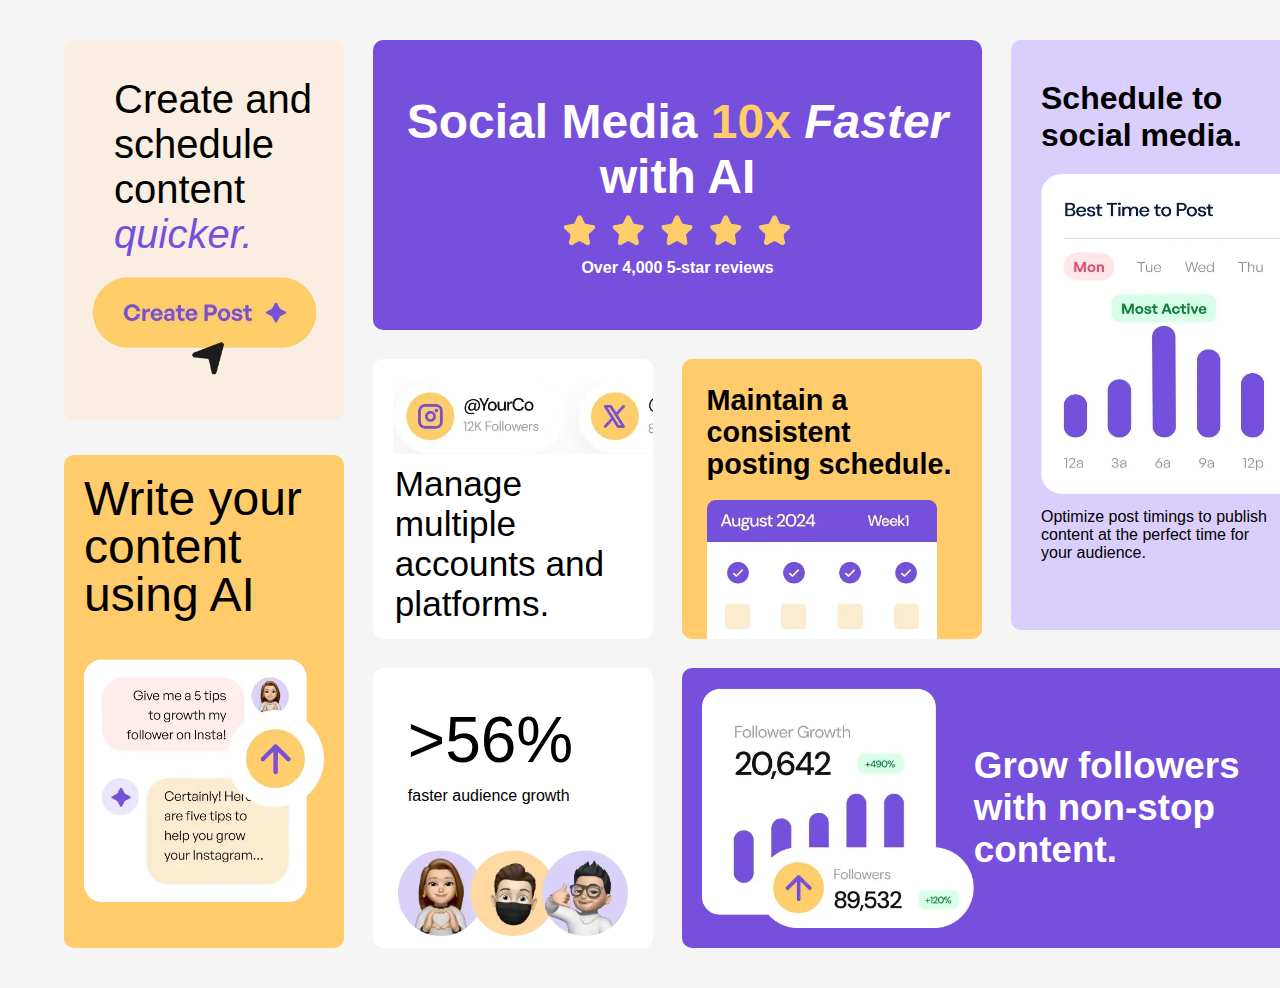
<file: index.html>
<!DOCTYPE html>
<html lang="en">
 
<head>
  <meta charset="UTF-8">
  <meta name="viewport" content="width=device-width, initial-scale=1">
  <title>Bento Grid</title>
  <link rel="stylesheet" href="style.css">
  <link rel="stylesheet" href="style1.css">
  <link rel="stylesheet" href="style2.css">
</head>

<body>
  <div class="container">
    <div class="box box1" style=" grid-area: box-1">
      <div> Create and schedule content <span style="color:hsl(256, 67%, 59%)"><i>quicker.</i></span></div>
      <img src="assets\images\illustration-create-post.webp" alt="">
    </div>
    <div class="box box2" style=" grid-area: box-2">
      <div>Social Media <span style="color:hsl(39, 100%, 71%)"> 10x</span> <i>Faster</i> with AI </div>
      <img src="assets\images\illustration-five-stars.webp" alt="">
      <div>Over 4,000 5-star reviews</div>
    </div>
    <div class="box box3" style=" grid-area: box-3">
      <div>Schedule to social media.</div>
      <img src="assets\images\illustration-schedule-posts.webp" alt="">
      <div>Optimize post timings to publish content at the perfect time for your audience.</div>
    </div>
    <div class="box box4" style=" grid-area: box-4">
      <img src="assets\images\illustration-multiple-platforms.webp" alt="">
      <div>Manage multiple accounts and platforms.</div>
    </div>
    <div class="box box5" style=" grid-area: box-5">
      <div>Maintain a consistent posting schedule.</div>
      <img src="assets\images\illustration-consistent-schedule.webp" alt="">
    </div>
    <div class="box box6" style=" grid-area: box-6">
      <div>Write your content using AI</div>
      <img src="assets\images\illustration-ai-content.webp" alt="">
    </div>
    <div class="box box7" style=" grid-area: box-7">
      <div>>56%</div>
      <div>faster audience growth</div>
      <img src="assets\images\illustration-audience-growth.webp" alt="">
    </div>
    <div class="box box8" style=" grid-area: box-8">
      <img src="assets\images\illustration-grow-followers.webp" alt="">
    <div>Grow followers with non-stop content.</div>
    </div>
  </div>
</body>

</html>
</file>
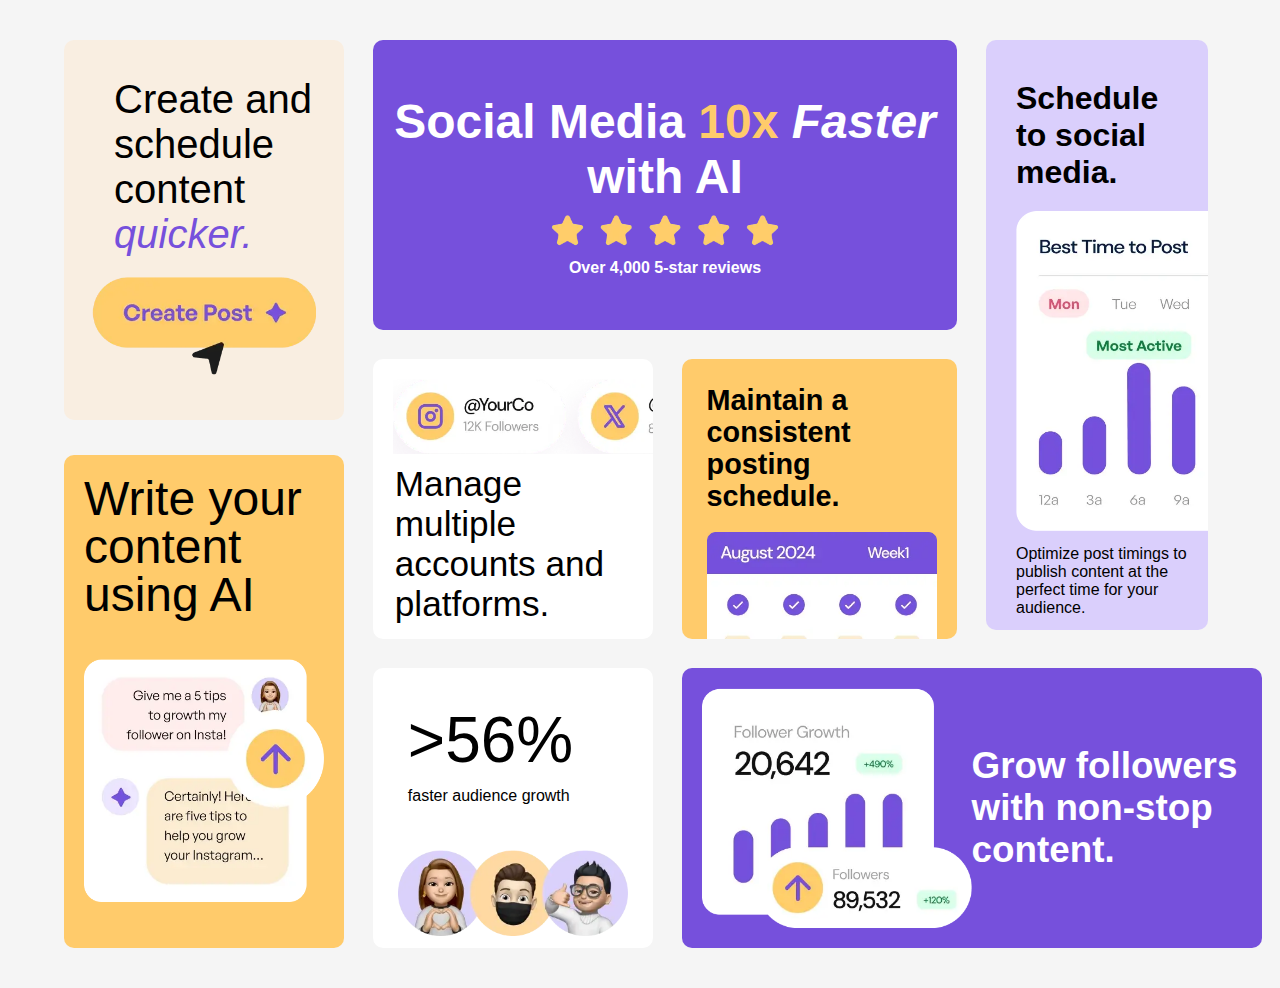
<file: bento-grid-main/index.html>
<!DOCTYPE html>
<html lang="en">

<head>
  <meta charset="UTF-8">
  <meta name="viewport" content="width=device-width, initial-scale=1">
  <title>Bento Grid</title>
  <link rel="stylesheet" href="style.css">
  <link rel="stylesheet" href="style1.css">
  <link rel="stylesheet" href="style2.css">
</head>

<body>
  <div class="container">
    <div class="box box1" style=" grid-area: box-1">
      <div> Create and schedule content <span style="color:hsl(256, 67%, 59%)"><i>quicker.</i></span></div>
      <img src="assets\images\illustration-create-post.webp" alt="">
    </div>
    <div class="box box2" style=" grid-area: box-2">
      <div>Social Media <span style="color:hsl(39, 100%, 71%)"> 10x</span> <i>Faster</i> with AI </div>
      <img src="assets\images\illustration-five-stars.webp" alt="">
      <div>Over 4,000 5-star reviews</div>
    </div>
    <div class="box box3" style=" grid-area: box-3">
      <div>Schedule to social media.</div>
      <img src="assets\images\illustration-schedule-posts.webp" alt="">
      <div>Optimize post timings to publish content at the perfect time for your audience.</div>
    </div>
    <div class="box box4" style=" grid-area: box-4">
      <img src="assets\images\illustration-multiple-platforms.webp" alt="">
      <div>Manage multiple accounts and platforms.</div>
    </div>
    <div class="box box5" style=" grid-area: box-5">
      <div>Maintain a consistent posting schedule.</div>
      <img src="assets\images\illustration-consistent-schedule.webp" alt="">
    </div>
    <div class="box box6" style=" grid-area: box-6">
      <div>Write your content using AI</div>
      <img src="assets\images\illustration-ai-content.webp" alt="">
    </div>
    <div class="box box7" style=" grid-area: box-7">
      <div>>56%</div>
      <div>faster audience growth</div>
      <img src="assets\images\illustration-audience-growth.webp" alt="">
    </div>
    <div class="box box8" style=" grid-area: box-8">
      <img src="assets\images\illustration-grow-followers.webp" alt="">
    <div>Grow followers with non-stop content.</div>
    </div>
  </div>
</body>

</html>
</file>
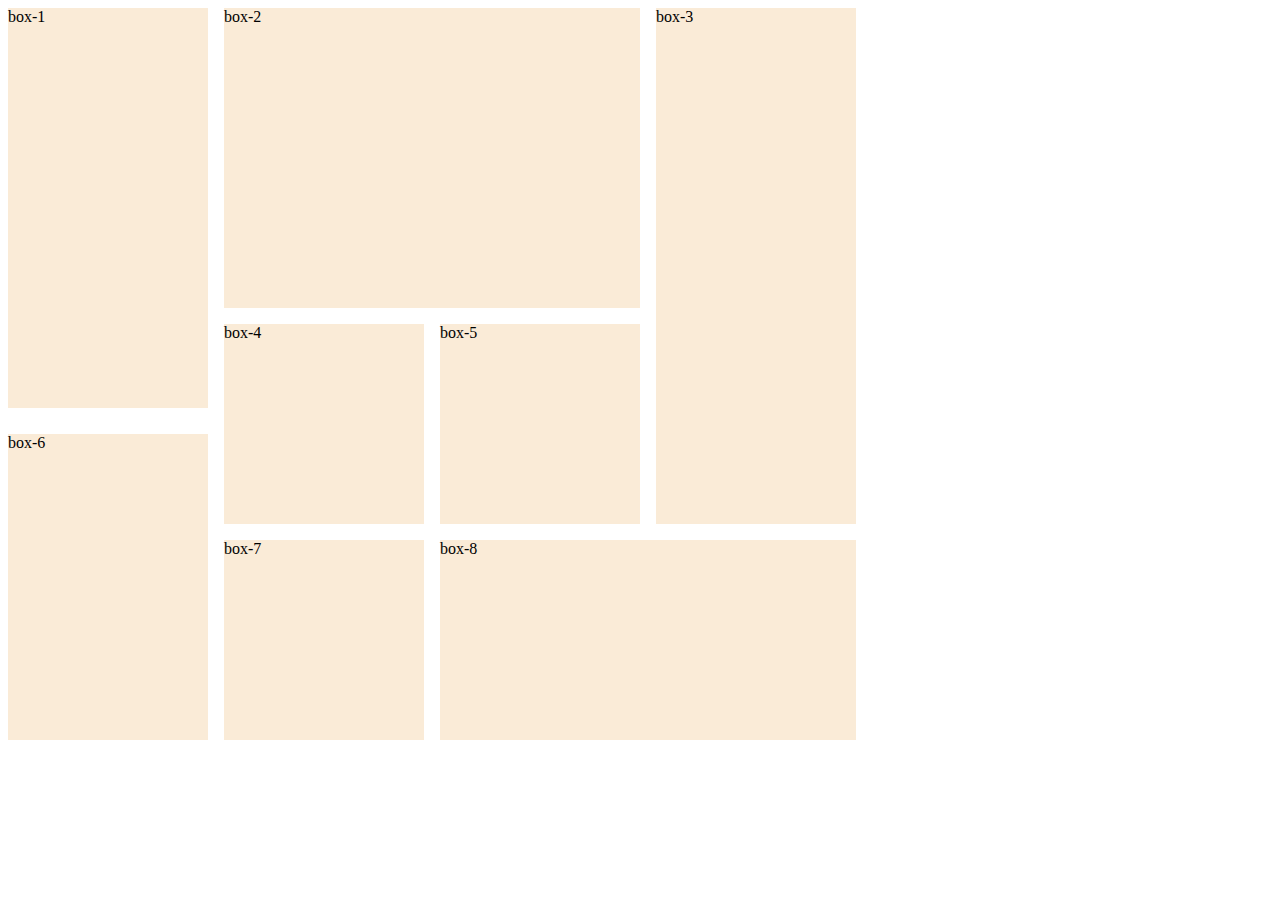
<file: ruff.htm>
<!DOCTYPE html>
<html lang="en">

<head>
  <meta charset="UTF-8">
  <meta name="viewport" content="width=device-width, initial-scale=1">
  <title>Social Media Grid</title>
  <link rel="stylesheet" href="ruff.css">
</head>

<body>
  <div class="container">
    <div class="box box1" style=" grid-area: box-1">box-1</div>
    <div class="box" style=" grid-area: box-2">box-2</div>
    <div class="box" style=" grid-area: box-3">box-3</div>
    <div class="box" style=" grid-area: box-4">box-4</div>
    <div class="box" style=" grid-area: box-5">box-5</div>
    <div class="box box6" style=" grid-area: box-6">box-6</div>
    <div class="box" style=" grid-area: box-7">box-7</div>
    <div class="box" style=" grid-area: box-8">box-8</div>
  </div>
</body>

</html>
</file>
<file: style.css>
* {
    margin: 0;
    padding: 0;
    box-sizing: border-box;
}

body {
    margin: 0 auto;
    padding: 0;
    width: 90%;
    margin-top: 40px;
    margin-bottom: 40px;
    font-family: 'Manrope', sans-serif;
    background-color: whitesmoke;
}

.container {
    display: grid;
    grid-template-columns: repeat(4, 1fr);
    grid-template-rows: 290px 280px 280px;
    gap: 1.8rem;
    grid-template-areas:
        "box-1 box-2 box-2 box-3"
        "box-6 box-4 box-5 box-3"
        "box-6 box-7 box-8 box-8";
}

.box {
    border-radius: 10px;
    padding: 20px;
}

.box img {
    width: 90%;
    height: auto;
}

.box1 {
    height: 380px;
    font-size: 2.5rem;
    display: flex;
    flex-direction: column;
    justify-content: center;
    align-items: center;
    align-content: center;
    background-color: hsl(31, 66%, 93%);
}

.box1 div {
    margin-left: 30px;
    text-align: left;
}

.box1 img {
    width: 14rem;
    margin-top: 20px;
}

.box2 {
    background-color: hsl(256, 67%, 59%);
    color: white;
    align-content: center;
    font-weight: bold;
}

.box2 img {
    width: 250px;
    display: block;
    margin: 0 auto;
    padding: 8px;
}

.box2 div {
    text-align: center;
}

.box2 div:first-child {
    font-size: 3rem;
}

.box3 {
    background-color: hsl(254, 88%, 90%);
    justify-content: center;
    padding-left: 30px;
    height: 590px;
    width: 280px;
    overflow: hidden;
}

.box3 div:first-child {
    font-size: 2rem;
    font-weight: bold;
    margin-top: 20px;
}

.box3 img {
    margin-top: 20px;
    height: 320px;
    width: 380px;
}

.box3 div:not(:first-child) {
    margin-top: 10px;
    font-size: 1rem;
}

.box4 {
    background-color: white;
    font-size: 2.2rem;
    line-height: 2.5rem;
    width: 280;
    overflow: hidden;
}

.box4 div {
    padding: 2px;
}

.box4 img {
    width: 355px;
}

.box5 {
    background-color: hsl(39, 100%, 71%);
    width: 280;
    overflow: hidden;
    font-size: 1.8rem;
    font-weight: 700;
    line-height: 2rem;
    padding: 25px;
}

.box5 img {
    margin-top: 20px;
    width: 230px;
}

.box6 {
    background-color: hsl(39, 100%, 71%);
    margin-top: 6rem;
}

.box6 div {
    font-size: 3rem;
    line-height: 3rem;
}

.box6 img {
    width: 240px;
    display: block;
    margin: 0 auto;
    margin-top: 40px;
}

.box7 {
    background-color: white;
    justify-content: flex-start;
    padding: 25px;
}

.box7 div {
    margin-top: 10px;
    margin-left: 10px;
}

.box7 div:first-child {
    font-size: 4rem;
    font-weight: 500;
}

.box7 img {
    margin-top: 45px;
    width: 230px;
}

.box8 {
    background-color: hsl(256, 67%, 59%);
    width: 630px;
    overflow: hidden;
    display: flex;
    padding: 20px;
    justify-content: center;
    align-items: center;
}

.box8 img {
    width: 50%;
    height: 240px;
}

.box8 div {
    color: white;
    font-size: 2.3rem;
    font-weight: bold;
}
</file>
<file: style1.css>
@media(max-width:768px) {
    body {
        margin: 0 auto;
        padding: 0;
        width: 90%;
        margin-top: 40px;
        margin-bottom: 20px;
        font-family: 'Manrope', sans-serif;
        background-color: whitesmoke;
    }
}

@media(max-width:768px) {
    .container {
        grid-template-columns: repeat(auto-fit, 1fr);
        grid-template-rows: 220px 280px 280px 240px;
        gap: 1.8rem;
        grid-template-areas:
            "box-6 box-3 box-4"
            "box-6 box-3 box-5"
            "box-2 box-2 box-1"
            "box-8 box-8 box-7";
    }
}

@media(max-width:768px) {
    .box1 {
        height: auto;
        font-size: 1.6rem;
        align-items: start;
        background-color: hsl(31, 66%, 93%);
        width: 85%;
    }

    .box1 img {
        width: 90%;
        margin-top: 15px;
    }
}

@media(max-width:768px) {
    .box2 {
        background-color: hsl(256, 67%, 59%);
        color: white;
        align-content: center;
        font-weight: bold;
    }

    .box2 img {
        width: 160px;
        display: block;
        margin: 0 auto;
    }

    .box2 div:first-child {
        font-size: 3rem;
    }
}

@media(max-width:768px) {
    .box3 {
        background-color: hsl(254, 88%, 90%);
        height: auto;
        width: auto;
        overflow: hidden;
        padding: 30px 10px;
    }

    .box3 div:first-child {
        font-size: 2.2rem;
        font-weight: bold;
        margin-bottom: 30px;
        text-align: center;
    }

    .box3 img {
        height: auto;
        display: block;
        width: 100%;
        margin: 0 auto;
        margin-bottom: 30px;
    }

    .box3 div:not(:first-child) {
        margin-top: 10px;
        text-align: center;
        font-size: 1rem;
    }
}

@media(max-width:768px) {
    .box4 {
        background-color: white;
        width: 90%;
        height: 245px;
        overflow: hidden;

    }

    .box4 img {
        width: 100%;
    }

    .box4 div {
        line-height: 2rem;
        font-size: 2rem;
    }
}

@media(max-width:768px) {
    .box5 {
        background-color: hsl(39, 100%, 71%);
        width: 85%;
        height: auto;
        overflow: hidden;
        font-size: 1.8rem;
        line-height: 2rem;
        margin-top: 20px;
        align-items: start;
    }

    .box5 img {
        margin-top: 20px;
        width: 100%;
    }
}


@media(max-width:768px) {
    .box6 {
        background-color: hsl(39, 100%, 71%);
        padding: 20px;
        align-items: start;
        height: auto;
        margin-top: 0;
        align-items: start;

    }

    .box6 div {
        font-size: 2.5rem;
        font-weight: 600;
        line-height: 2.9rem;
    }
}


@media(max-width:768px) {
    .box7 img {
        width: 100%;
        margin-top: 15px;
    }
}


@media(max-width:768px) {
    .box8 {
        background-color: hsl(256, 67%, 59%);
        height: auto;

        overflow: hidden;
        display: flex;

        justify-content: center;
        align-items: center;
    }

    .box8 img {
        width: 50%;
        height: auto;
        width: 40%;
    }

    .box8 div {
        color: white;
        font-size: 2rem;
        font-weight: bold;
    }
}
</file>
<file: style2.css>
@media(max-width:480px) {
    body {
        margin: 0 auto;
        padding: 0;
        width: 90%;
        margin-top: 20px;
        margin-bottom: 20px;
    }
}

@media(max-width:480px) {
    .container {
        grid-template-columns: 1fr;
        grid-template-rows: auto;
        gap: 2.5rem;
        grid-template-areas:
            "box-2"
            "box-4"
            "box-5"
            "box-3"
            "box-8"
            "box-7"
            "box-1"
            "box-6";
    }
}

@media(max-width:480px) {
    .box {
        width: 100%;
    }
}

@media(max-width:480px) {
    .box1 {
        height: auto;
        width: 98%;
        font-size: 3rem;
        align-items: start;
        background-color: hsl(31, 66%, 93%);
        padding: 13px;
    }

    .box1 img {
        width: auto;
        margin-top: 20px;
    }
}

@media(max-width:480px) {
    .box2 {
        padding: 25px 15px;
        width: 95%;
        height: auto;
    }
}

@media(max-width:480px) {
    .box3 {
        background-color: hsl(254, 88%, 90%);
        height: auto;
        width: 97%;
        overflow: hidden;
        padding: 30px 10px;

    }

    .box3 div:first-child {
        font-size: 2.2rem;
        font-weight: bold;
        margin-bottom: 30px;
        text-align: center;
    }

    .box3 img {
        height: auto;
        display: block;
        width: 80%;
        margin: 0 auto;
        margin-bottom: 30px;
    }

    .box3 div:not(:first-child) {
        margin-top: 20px;
        text-align: center;
        font-size: 1.3rem;
    }
}

@media(max-width:480px) {
    .box4 {
        background-color: white;
        width: 93%;
        height: auto;
        overflow: hidden;
    }

    .box4 img {
        width: 90%;
    }

    .box4 div {
        padding: 8px;
        font-weight: 600;
        line-height: 2rem;
        font-size: 2.2rem;
    }
}

@media(max-width:480px) {
    .box5 {
        background-color: hsl(39, 100%, 71%);
        width: 90%;
        height: auto;
        overflow: hidden;
        font-size: 2.2rem;
        font-weight: 700;
        line-height: 2rem;
        padding: 25px;
        align-items: start;
    }

    .box5 img {
        margin-top: 30px;
        width: auto;
    }
}

@media(max-width:480px) {
    .box6 {
        background-color: hsl(39, 100%, 71%);
        width: 92%;
        padding: 25px;
        align-items: start;
        height: auto;
        margin-top: 0;
        align-items: start;
    }

    .box6 div {
        font-size: 2.8rem;
        font-weight: 600;
        line-height: 2.9rem;
    }

    .box6 img {
        width: 80%;
        margin-top: 20px;
    }
}

@media(max-width:480px) {
    .box7 {
        background-color: white;
        justify-content: flex-start;
        font-weight: 500;
        padding: 25px;
        width: 90%;
        height: auto;
    }

    .box7 div:not(:first-child) {
        font-size: 1.2rem;
    }

    .box7 img {
        width: auto;
        height: auto;
    }
}

@media(max-width:480px) {
    .box8 {
        background-color: hsl(256, 67%, 59%);
        height: auto;
        width: 93%;
        overflow: hidden;
        display: flex;
        padding: 20px;
        justify-content: center;
        align-items: center;
    }

    .box8 img {
        width: 50%;
        height: auto;
    }

    .box8 div {
        color: white;
        font-size: 2rem;
        font-weight: bold;
    }
}
</file>
<file: bento-grid-main/style.css>
* {
    margin: 0;
    padding: 0;
    box-sizing: border-box;
}

body {
    margin: 0 auto;
    padding: 0;
    width: 90%;
    margin-top: 40px;
    margin-bottom: 40px;
    font-family: 'Manrope', sans-serif;
    background-color: whitesmoke;
}

.container {
    display: grid;
    grid-template-columns: repeat(4, 1fr);
    grid-template-rows: 290px 280px 280px;
    gap: 1.8rem;
    grid-template-areas:
        "box-1 box-2 box-2 box-3"
        "box-6 box-4 box-5 box-3"
        "box-6 box-7 box-8 box-8";
}

.box {
    border-radius: 10px;
    padding: 20px;
}

.box img {
    width: 90%;
    height: auto;
}

.box1 {
    height: 380px;
    font-size: 2.5rem;
    display: flex;
    flex-direction: column;
    justify-content: center;
    align-items: center;
    align-content: center;
    background-color: hsl(31, 66%, 93%);
}

.box1 div {
    margin-left: 30px;
    text-align: left;
}

.box1 img {
    width: 14rem;
    margin-top: 20px;
}

.box2 {
    background-color: hsl(256, 67%, 59%);
    color: white;
    align-content: center;
    font-weight: bold;
}

.box2 img {
    width: 250px;
    display: block;
    margin: 0 auto;
    padding: 8px;
}

.box2 div {
    text-align: center;
}

.box2 div:first-child {
    font-size: 3rem;
}

.box3 {
    background-color: hsl(254, 88%, 90%);
    justify-content: center;
    padding-left: 30px;
    height: 590px;
    width: 222px;
    overflow: hidden;
}

.box3 div:first-child {
    font-size: 2rem;
    font-weight: bold;
    margin-top: 20px;
}

.box3 img {
    margin-top: 20px;
    height: 320px;
    width: 380px;
}

.box3 div:not(:first-child) {
    margin-top: 10px;
    font-size: 1rem;
}

.box4 {
    background-color: white;
    font-size: 2.2rem;
    line-height: 2.5rem;
    width: 280;
    overflow: hidden;
}

.box4 div {
    padding: 2px;
}

.box4 img {
    width: 355px;
}

.box5 {
    background-color: hsl(39, 100%, 71%);
    width: 280;
    overflow: hidden;
    font-size: 1.8rem;
    font-weight: 700;
    line-height: 2rem;
    padding: 25px;
}

.box5 img {
    margin-top: 20px;
    width: 230px;
}

.box6 {
    background-color: hsl(39, 100%, 71%);
    margin-top: 6rem;
}

.box6 div {
    font-size: 3rem;
    line-height: 3rem;
}

.box6 img {
    width: 240px;
    display: block;
    margin: 0 auto;
    margin-top: 40px;
}

.box7 {
    background-color: white;
    justify-content: flex-start;
    padding: 25px;
}

.box7 div {
    margin-top: 10px;
    margin-left: 10px;
}

.box7 div:first-child {
    font-size: 4rem;
    font-weight: 500;
}

.box7 img {
    margin-top: 45px;
    width: 230px;
}

.box8 {
    background-color: hsl(256, 67%, 59%);
    width: 580px;
    overflow: hidden;
    display: flex;
    padding: 20px;
    justify-content: center;
    align-items: center;
}

.box8 img {
    width: 50%;
    height: 240px;
}

.box8 div {
    color: white;
    font-size: 2.3rem;
    font-weight: bold;
}
</file>
<file: bento-grid-main/style1.css>
@media(max-width:768px) {
    body {
        margin: 0 auto;
        padding: 0;
        width: 90%;
        margin-top: 40px;
        margin-bottom: 20px;
        font-family: 'Manrope', sans-serif;
        background-color: whitesmoke;
    }
}

@media(max-width:768px) {
    .container {
        grid-template-columns: repeat(auto-fit, 1fr);
        grid-template-rows: 220px 280px 280px 240px;
        gap: 1.8rem;
        grid-template-areas:
            "box-6 box-3 box-4"
            "box-6 box-3 box-5"
            "box-2 box-2 box-1"
            "box-8 box-8 box-7";
    }
}

@media(max-width:768px) {
    .box1 {
        height: auto;
        font-size: 1.6rem;
        align-items: start;
        background-color: hsl(31, 66%, 93%);
        width: 85%;
    }

    .box1 img {
        width: 90%;
        margin-top: 15px;
    }
}

@media(max-width:768px) {
    .box2 {
        background-color: hsl(256, 67%, 59%);
        color: white;
        align-content: center;
        font-weight: bold;
    }

    .box2 img {
        width: 160px;
        display: block;
        margin: 0 auto;
    }

    .box2 div:first-child {
        font-size: 3rem;
    }
}

@media(max-width:768px) {
    .box3 {
        background-color: hsl(254, 88%, 90%);
        height: auto;
        width: auto;
        overflow: hidden;
        padding: 30px 10px;
    }

    .box3 div:first-child {
        font-size: 2.2rem;
        font-weight: bold;
        margin-bottom: 30px;
        text-align: center;
    }

    .box3 img {
        height: auto;
        display: block;
        width: 100%;
        margin: 0 auto;
        margin-bottom: 30px;
    }

    .box3 div:not(:first-child) {
        margin-top: 10px;
        text-align: center;
        font-size: 1rem;
    }
}

@media(max-width:768px) {
    .box4 {
        background-color: white;
        width: 90%;
        height: 245px;
        overflow: hidden;

    }

    .box4 img {
        width: 100%;
    }

    .box4 div {
        line-height: 2rem;
        font-size: 2rem;
    }
}

@media(max-width:768px) {
    .box5 {
        background-color: hsl(39, 100%, 71%);
        width: 85%;
        height: auto;
        overflow: hidden;
        font-size: 1.8rem;
        line-height: 2rem;
        margin-top: 20px;
        align-items: start;
    }

    .box5 img {
        margin-top: 20px;
        width: 100%;
    }
}


@media(max-width:768px) {
    .box6 {
        background-color: hsl(39, 100%, 71%);
        padding: 20px;
        align-items: start;
        height: auto;
        margin-top: 0;
        align-items: start;

    }

    .box6 div {
        font-size: 2.5rem;
        font-weight: 600;
        line-height: 2.9rem;
    }
}


@media(max-width:768px) {
    .box7 img {
        width: 100%;
        margin-top: 15px;
    }
}


@media(max-width:768px) {
    .box8 {
        background-color: hsl(256, 67%, 59%);
        height: auto;

        overflow: hidden;
        display: flex;

        justify-content: center;
        align-items: center;
    }

    .box8 img {
        width: 50%;
        height: auto;
        width: 40%;
    }

    .box8 div {
        color: white;
        font-size: 2rem;
        font-weight: bold;
    }
}
</file>
<file: bento-grid-main/style2.css>
@media(max-width:480px) {
    body {
        margin: 0 auto;
        padding: 0;
        width: 90%;
        margin-top: 20px;
        margin-bottom: 20px;
    }
}

@media(max-width:480px) {
    .container {
        grid-template-columns: 1fr;
        grid-template-rows: auto;
        gap: 2.5rem;
        grid-template-areas:
            "box-2"
            "box-4"
            "box-5"
            "box-3"
            "box-8"
            "box-7"
            "box-1"
            "box-6";
    }
}

@media(max-width:480px) {
    .box {
        width: 100%;
    }
}

@media(max-width:480px) {
    .box1 {
        height: auto;
        width: 98%;
        font-size: 3rem;
        align-items: start;
        background-color: hsl(31, 66%, 93%);
        padding: 13px;
    }

    .box1 img {
        width: auto;
        margin-top: 20px;
    }
}

@media(max-width:480px) {
    .box2 {
        padding: 25px 15px;
        width: 95%;
        height: auto;
    }
}

@media(max-width:480px) {
    .box3 {
        background-color: hsl(254, 88%, 90%);
        height: auto;
        width: 97%;
        overflow: hidden;
        padding: 30px 10px;

    }

    .box3 div:first-child {
        font-size: 2.2rem;
        font-weight: bold;
        margin-bottom: 30px;
        text-align: center;
    }

    .box3 img {
        height: auto;
        display: block;
        width: 80%;
        margin: 0 auto;
        margin-bottom: 30px;
    }

    .box3 div:not(:first-child) {
        margin-top: 20px;
        text-align: center;
        font-size: 1.3rem;
    }
}

@media(max-width:480px) {
    .box4 {
        background-color: white;
        width: 93%;
        height: auto;
        overflow: hidden;
    }

    .box4 img {
        width: 90%;
    }

    .box4 div {
        padding: 8px;
        font-weight: 600;
        line-height: 2rem;
        font-size: 2.2rem;
    }
}

@media(max-width:480px) {
    .box5 {
        background-color: hsl(39, 100%, 71%);
        width: 90%;
        height: auto;
        overflow: hidden;
        font-size: 2.2rem;
        font-weight: 700;
        line-height: 2rem;
        padding: 25px;
        align-items: start;
    }

    .box5 img {
        margin-top: 30px;
        width: auto;
    }
}

@media(max-width:480px) {
    .box6 {
        background-color: hsl(39, 100%, 71%);
        width: 92%;
        padding: 25px;
        align-items: start;
        height: auto;
        margin-top: 0;
        align-items: start;
    }

    .box6 div {
        font-size: 2.8rem;
        font-weight: 600;
        line-height: 2.9rem;
    }

    .box6 img {
        width: 80%;
        margin-top: 20px;
    }
}

@media(max-width:480px) {
    .box7 {
        background-color: white;
        justify-content: flex-start;
        font-weight: 500;
        padding: 25px;
        width: 90%;
        height: auto;
    }

    .box7 div:not(:first-child) {
        font-size: 1.2rem;
    }

    .box7 img {
        width: auto;
        height: auto;
    }
}

@media(max-width:480px) {
    .box8 {
        background-color: hsl(256, 67%, 59%);
        height: auto;
        width: 93%;
        overflow: hidden;
        display: flex;
        padding: 20px;
        justify-content: center;
        align-items: center;
    }

    .box8 img {
        width: 50%;
        height: auto;
    }

    .box8 div {
        color: white;
        font-size: 2rem;
        font-weight: bold;
    }
}
</file>
<file: ruff.css>
.container{
  display:grid;
  grid-template-columns: 200px 200px 200px 200px;
  grid-template-rows: 300px 200px 200px;
  gap:1rem;
  grid-template-areas: 
  "box-1 box-2 box-2 box-3"
  "box-6 box-4 box-5 box-3"
  "box-6 box-7 box-8 box-8";
}
.box{
  background-color: antiquewhite;
}
.box1{
  height:400px;
  
}
.box6{

  margin-top: 110px;;
}
</file>
